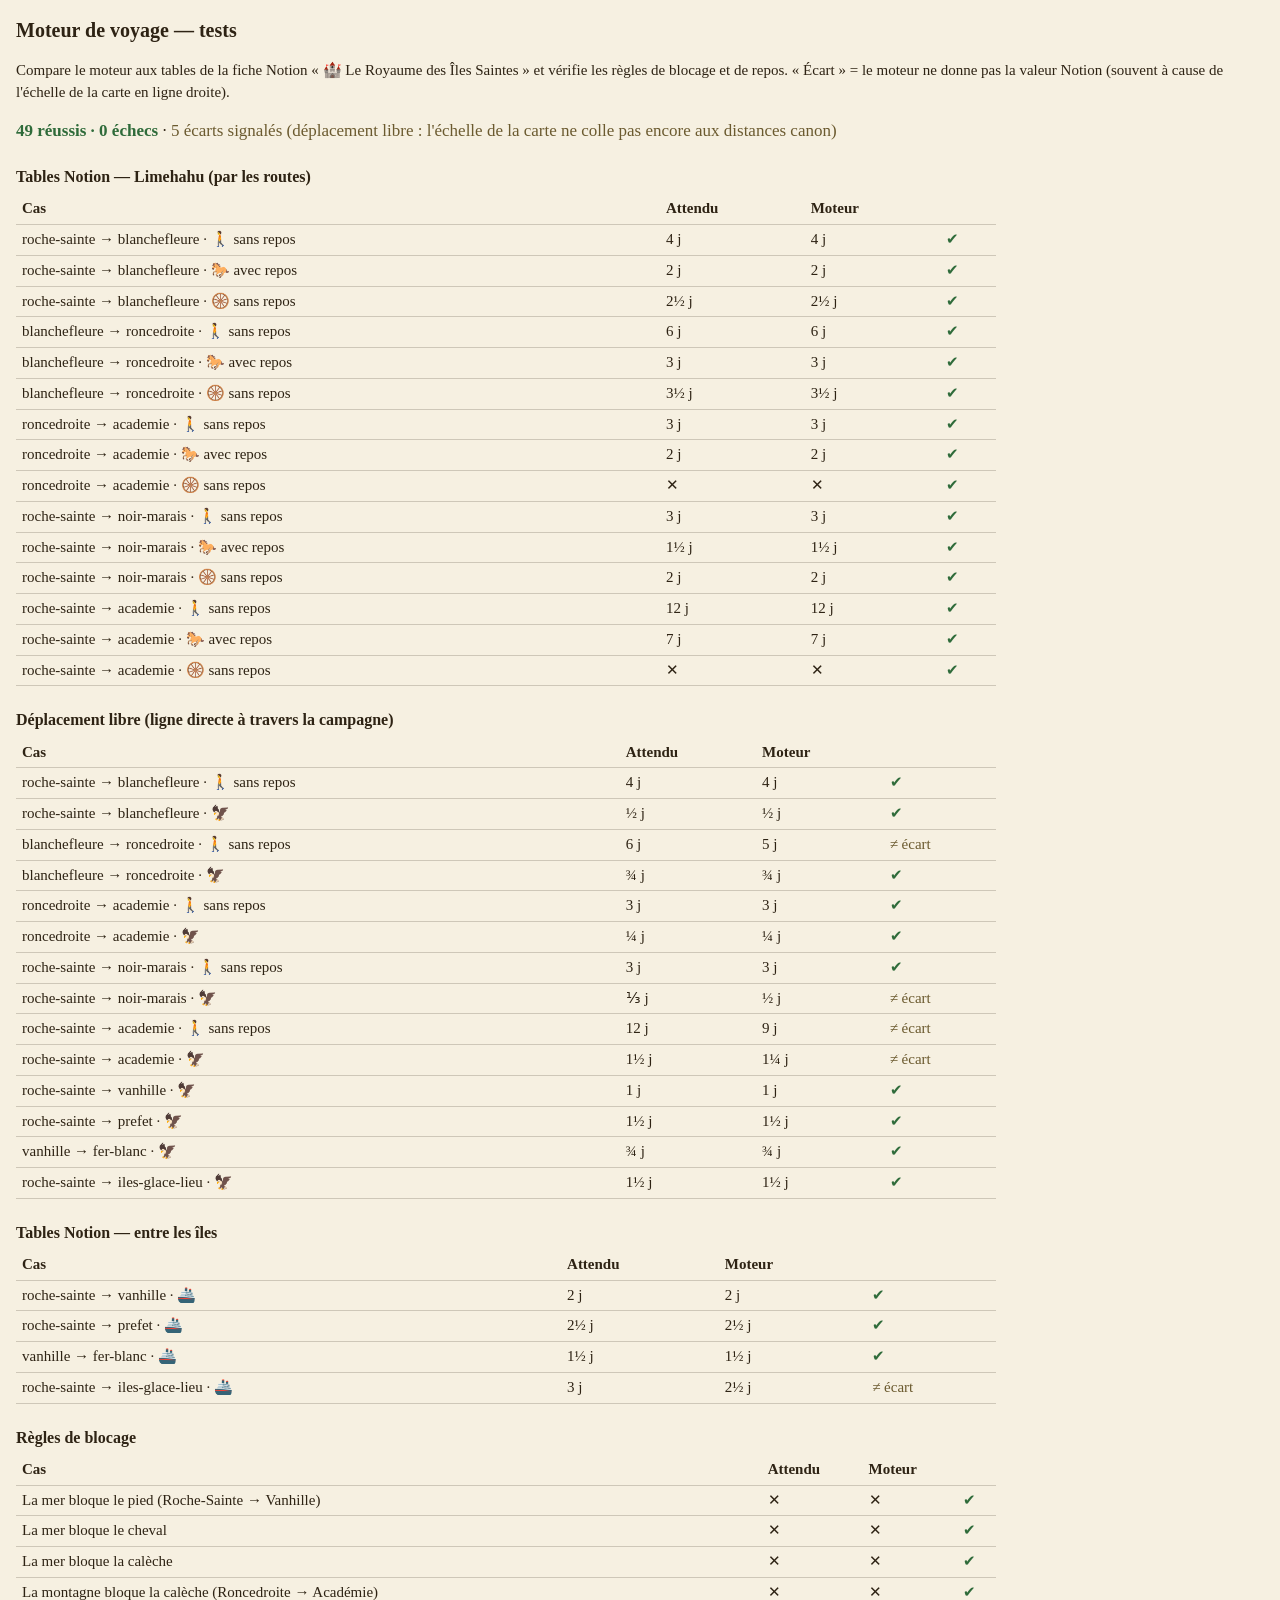
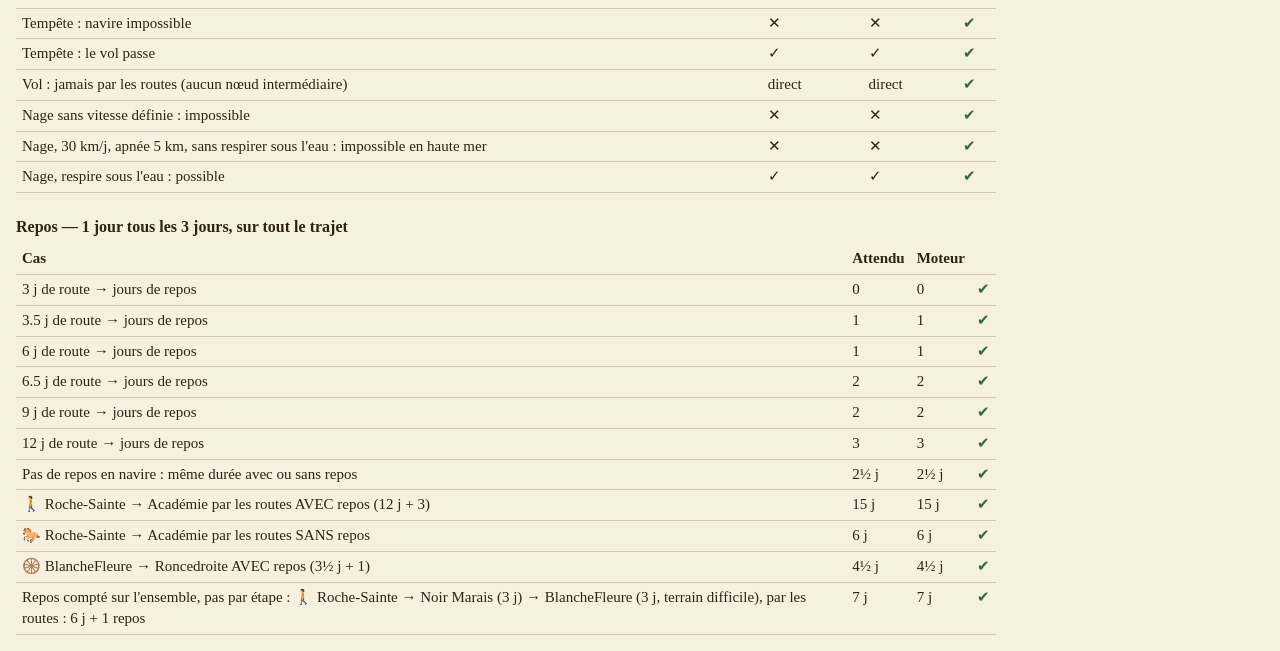
<file: tests.html>
<!DOCTYPE html>
<html lang="fr">
<head>
<meta charset="UTF-8">
<meta name="viewport" content="width=device-width, initial-scale=1.0">
<title>Asterre — tests du moteur de voyage</title>
<style>
  :root { --ok: #2f6b3a; --ko: #a52a2a; --info: #6b5a2f; --fond: #f6f0e1; --encre: #2e2314; }
  @media (prefers-color-scheme: dark) { :root { --fond: #1d1a14; --encre: #eadfc6; --ok: #7fc28a; --ko: #e07a6e; --info: #d6bf84; } }
  body { background: var(--fond); color: var(--encre); font: 15px/1.45 Georgia, serif; margin: 0; padding: 16px; }
  h1 { font-size: 20px; margin: 0 0 4px; } h2 { font-size: 16px; margin: 22px 0 6px; }
  table { border-collapse: collapse; width: 100%; max-width: 980px; }
  td, th { border-bottom: 1px solid color-mix(in srgb, var(--encre) 20%, transparent); padding: 4px 6px; text-align: left; vertical-align: top; }
  .ok { color: var(--ok); } .ko { color: var(--ko); font-weight: bold; } .info { color: var(--info); }
  #bilan { font-size: 17px; margin: 8px 0 14px; }
</style>
</head>
<body>
<h1>Moteur de voyage — tests</h1>
<p>Compare le moteur aux tables de la fiche Notion « 🏰 Le Royaume des Îles Saintes » et vérifie les règles de blocage et de repos.
« Écart » = le moteur ne donne pas la valeur Notion (souvent à cause de l'échelle de la carte en ligne droite).</p>
<div id="bilan">Calcul…</div>
<div id="sortie"></div>
<script type="module">
import { S } from "./js/etat.js?v=16";
import { construireGraphe, dureeTotale, joursRepos, fmtJours } from "./js/voyage/moteur.js?v=16";

const d = await (await fetch("data/iles-saintes.json?v=" + Date.now())).json();
S.pays = d; S.lieux = {}; d.lieux.forEach(l => S.lieux[l.id] = l);
S.graphe = construireGraphe(d.routes);
const mar = d.routes.filter(r => r.type === "maritime");
const len = p => p.slice(1).reduce((s, q, i) => s + Math.hypot(q[0] - p[i][0], q[1] - p[i][1]), 0);
S.kmParUnite = mar.reduce((s, r) => s + r.km / len(r.points), 0) / mar.length;
const T = Object.fromEntries(d.transports.map(t => [t.id, t]));
const opts = (modifs = [], routesSeules = false) => ({ modifs: new Set(modifs), defsModifs: d.modificateurs, routesSeules });
const L = (...ids) => ids.map(id => ({ type: "lieu", id }));
let ok = 0, ko = 0, ecarts = 0;
const lignes = {};
function note(section, nom, attendu, obtenu, strict) {
  const bon = attendu === obtenu;
  if (bon) ok++; else if (strict) ko++; else ecarts++;
  (lignes[section] = lignes[section] || []).push(`<tr><td>${nom}</td><td>${attendu}</td><td>${obtenu}</td><td class="${bon ? "ok" : strict ? "ko" : "info"}">${bon ? "✔" : strict ? "✘ ÉCHEC" : "≠ écart"}</td></tr>`);
}
const duree = (et, t, repos, m, routes = false) => { const r = dureeTotale(L(...et), T[t], opts(m, routes), repos); return r.ok ? fmtJours(r.jours) : "✕"; };

// 1. Tables Notion — sur Limehahu, PAR LES ROUTES. Notion compte le pied et la calèche sans repos, le cheval avec.
const terre = [
  [["roche-sainte", "blanchefleure"], "4 j", "2 j", "2½ j", "½ j"],
  [["blanchefleure", "roncedroite"], "6 j", "3 j", "3½ j", "¾ j"],
  [["roncedroite", "academie"], "3 j", "2 j", "✕", "¼ j"],
  [["roche-sainte", "noir-marais"], "3 j", "1½ j", "2 j", "⅓ j"],
  [["roche-sainte", "academie"], "12 j", "7 j", "✕", "1½ j"],
];
for (const [et, pied, cheval, caleche, vol] of terre) {
  const n = et.join(" → ");
  note("Tables Notion — Limehahu (par les routes)", n + " · 🚶 sans repos", pied, duree(et, "pied", false, [], true), true);
  note("Tables Notion — Limehahu (par les routes)", n + " · 🐎 avec repos", cheval, duree(et, "cheval", true, [], true), true);
  note("Tables Notion — Limehahu (par les routes)", n + " · 🛞 sans repos", caleche, duree(et, "caleche", false, [], true), true);
  note("Déplacement libre (ligne directe à travers la campagne)", n + " · 🚶 sans repos", pied, duree(et, "pied", false), false);
  note("Déplacement libre (ligne directe à travers la campagne)", n + " · 🦅", vol, duree(et, "vol", true), false);
}
// 2. Tables Notion — entre les îles
const mer = [
  [["roche-sainte", "vanhille"], "2 j", "1 j"], [["roche-sainte", "prefet"], "2½ j", "1½ j"],
  [["vanhille", "fer-blanc"], "1½ j", "¾ j"], [["roche-sainte", "iles-glace-lieu"], "3 j", "1½ j"],
];
for (const [et, navire, vol] of mer) {
  const n = et.join(" → ");
  note("Tables Notion — entre les îles", n + " · 🚢", navire, duree(et, "navire", true), n.includes("glace") ? false : true);
  note("Déplacement libre (ligne directe à travers la campagne)", n + " · 🦅", vol, duree(et, "vol", true), false);
}
// 3. Règles de blocage
const R = "Règles de blocage";
note(R, "La mer bloque le pied (Roche-Sainte → Vanhille)", "✕", duree(["roche-sainte", "vanhille"], "pied", true), true);
note(R, "La mer bloque le cheval", "✕", duree(["roche-sainte", "vanhille"], "cheval", true), true);
note(R, "La mer bloque la calèche", "✕", duree(["roche-sainte", "vanhille"], "caleche", true), true);
note(R, "La montagne bloque la calèche (Roncedroite → Académie)", "✕", duree(["roncedroite", "academie"], "caleche", true), true);
note(R, "Tempête : navire impossible", "✕", duree(["roche-sainte", "vanhille"], "navire", true, ["tempete"]), true);
note(R, "Tempête : le vol passe", "✓", duree(["roche-sainte", "vanhille"], "vol", true, ["tempete"]) !== "✕" ? "✓" : "✕", true);
note(R, "Vol : jamais par les routes (aucun nœud intermédiaire)", "direct",
  dureeTotale(L("roche-sainte", "academie"), T.vol, opts(), true).direct ? "direct" : "routes", true);
S.voyage.nage = { vitesse: 0, apnee: 0, respire: false };
note(R, "Nage sans vitesse définie : impossible", "✕", duree(["roche-sainte", "vanhille"], "nage", true), true);
S.voyage.nage = { vitesse: 30, apnee: 5, respire: false };
note(R, "Nage, 30 km/j, apnée 5 km, sans respirer sous l'eau : impossible en haute mer", "✕", duree(["roche-sainte", "vanhille"], "nage", true), true);
S.voyage.nage = { vitesse: 30, apnee: 5, respire: true };
note(R, "Nage, respire sous l'eau : possible", "✓", duree(["roche-sainte", "vanhille"], "nage", true) !== "✕" ? "✓" : "✕", true);
// 4. Repos
const P = "Repos — 1 jour tous les 3 jours, sur tout le trajet";
for (const [n, r] of [[3, 0], [3.5, 1], [6, 1], [6.5, 2], [9, 2], [12, 3]]) note(P, `${n} j de route → jours de repos`, String(r), String(joursRepos(n)), true);
note(P, "Pas de repos en navire : même durée avec ou sans repos", duree(["roche-sainte", "prefet"], "navire", false), duree(["roche-sainte", "prefet"], "navire", true), true);
note(P, "🚶 Roche-Sainte → Académie par les routes AVEC repos (12 j + 3)", "15 j", duree(["roche-sainte", "academie"], "pied", true, [], true), true);
note(P, "🐎 Roche-Sainte → Académie par les routes SANS repos", "6 j", duree(["roche-sainte", "academie"], "cheval", false, [], true), true);
note(P, "🛞 BlancheFleure → Roncedroite AVEC repos (3½ j + 1)", "4½ j", duree(["blanchefleure", "roncedroite"], "caleche", true, [], true), true);
note(P, "Repos compté sur l'ensemble, pas par étape : 🚶 Roche-Sainte → Noir Marais (3 j) → BlancheFleure (3 j, terrain difficile), par les routes : 6 j + 1 repos", "7 j", duree(["roche-sainte", "noir-marais", "blanchefleure"], "pied", true, [], true), true);

document.querySelector("#sortie").innerHTML = Object.entries(lignes).map(([s, ls]) =>
  `<h2>${s}</h2><table><tr><th>Cas</th><th>Attendu</th><th>Moteur</th><th></th></tr>${ls.join("")}</table>`).join("");
document.querySelector("#bilan").innerHTML = `<b class="${ko ? "ko" : "ok"}">${ok} réussis · ${ko} échecs</b> · <span class="info">${ecarts} écarts signalés (déplacement libre : l'échelle de la carte ne colle pas encore aux distances canon)</span>`;
window.__resultat = { ok, ko, ecarts };
</script>
</body>
</html>
</file>
